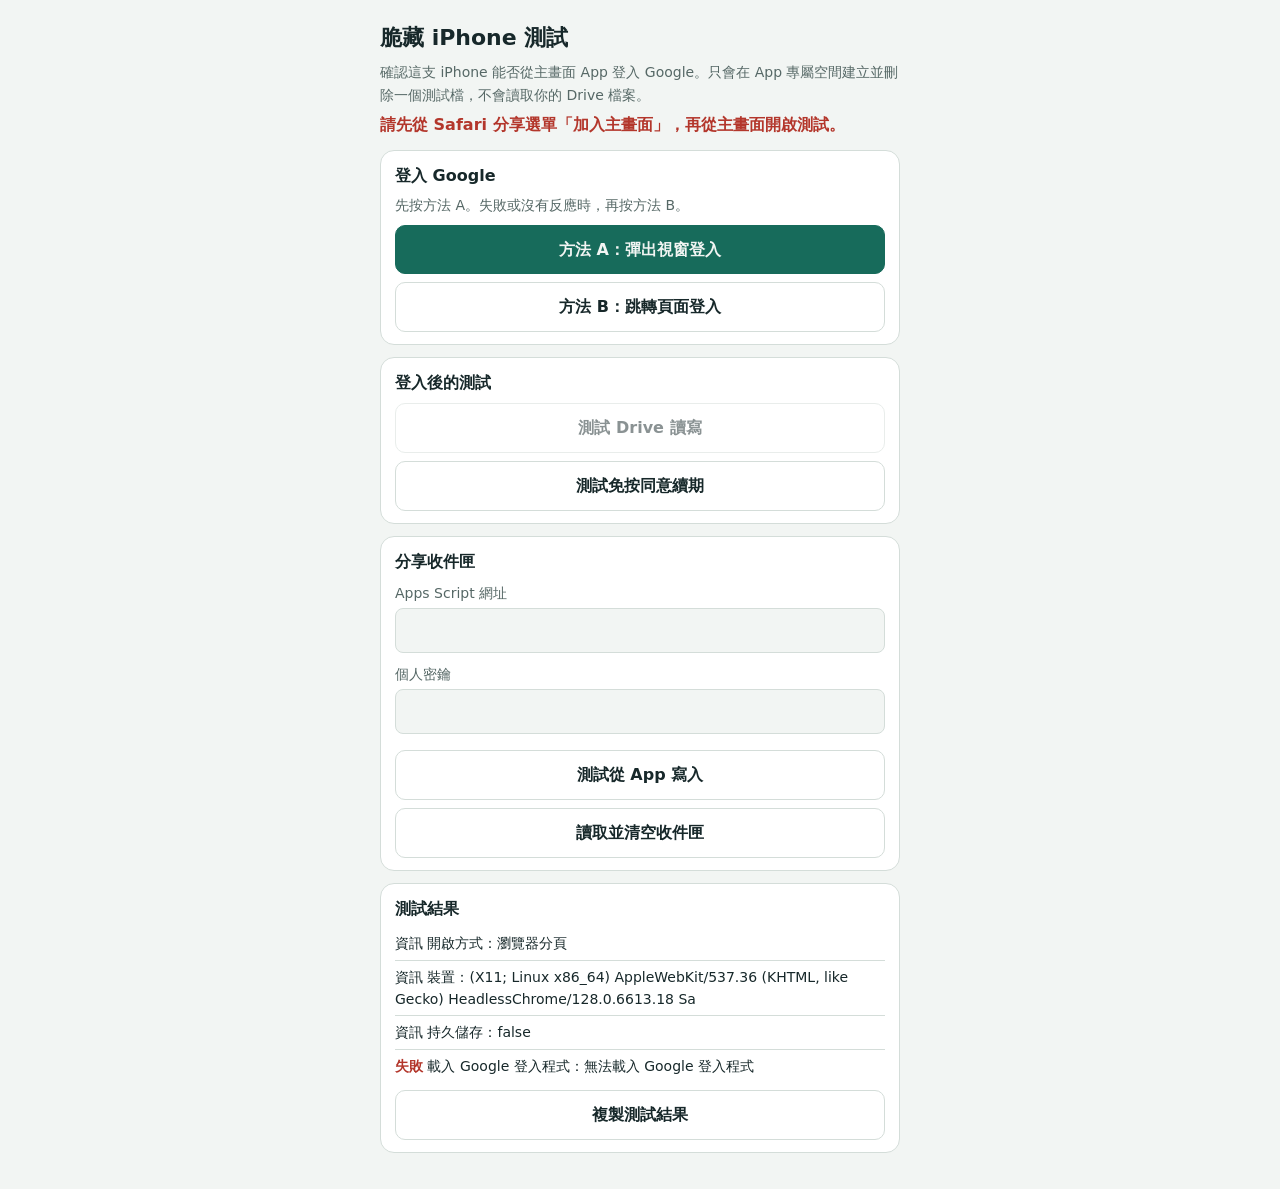
<file: index.html>
<!doctype html>
<html lang="zh-Hant">
<head>
<meta charset="utf-8">
<meta name="viewport" content="width=device-width, initial-scale=1, viewport-fit=cover">
<title>脆藏測試</title>
<meta name="referrer" content="no-referrer">
<meta http-equiv="Content-Security-Policy" content="default-src 'self'; script-src 'self' https://accounts.google.com/gsi/client; style-src 'self' 'unsafe-inline' https://accounts.google.com/gsi/style; connect-src https://www.googleapis.com https://accounts.google.com/gsi/ https://script.google.com https://script.googleusercontent.com; frame-src https://accounts.google.com/gsi/; img-src 'self'; base-uri 'none'; form-action 'none'">
<meta name="apple-mobile-web-app-capable" content="yes">
<meta name="apple-mobile-web-app-title" content="脆藏測試">
<link rel="manifest" href="manifest.webmanifest">
<link rel="apple-touch-icon" href="icon-180.png">
<style>
:root{--paper:#f2f5f3;--surface:#fff;--ink:#17282a;--muted:#566866;--line:#d4ddd9;--accent:#176b5b;--good:#176b5b;--bad:#b3362b;color-scheme:light dark}
@media (prefers-color-scheme:dark){:root{--paper:#101716;--surface:#18211f;--ink:#e3ebe8;--muted:#97a9a5;--line:#2b3835;--accent:#62c7ac;--good:#62c7ac;--bad:#f07a6c}}
*{box-sizing:border-box}
body{margin:0;background:var(--paper);color:var(--ink);font:16px/1.6 "PingFang TC","Microsoft JhengHei UI",system-ui,sans-serif;padding:max(16px,env(safe-area-inset-top)) 16px max(24px,env(safe-area-inset-bottom))}
main{max-width:520px;margin:auto}
h1{font-size:22px;margin:4px 0 2px}
p{margin:6px 0}
.muted{color:var(--muted);font-size:14px}
section{background:var(--surface);border:1px solid var(--line);border-radius:14px;padding:12px 14px;margin:12px 0}
h2{font-size:16px;margin:0 0 6px}
button{display:block;width:100%;margin:8px 0 0;padding:11px;border-radius:10px;border:1px solid var(--line);background:var(--surface);color:var(--ink);font:inherit;font-weight:600}
button.primary{background:var(--accent);border-color:var(--accent);color:var(--paper)}
button:disabled{opacity:.5}
ol#log{list-style:none;margin:0;padding:0;font-size:14px}
ol#log li{padding:5px 0;border-bottom:1px solid var(--line);overflow-wrap:anywhere}
ol#log li:last-child{border:0}
.ok{color:var(--good);font-weight:700}.ng{color:var(--bad);font-weight:700}
input{width:100%;padding:9px 10px;margin:2px 0 8px;border:1px solid var(--line);border-radius:8px;background:var(--paper);color:var(--ink);font:inherit}
#warn{color:var(--bad);font-weight:600}
</style>
</head>
<body>
<main>
  <h1>脆藏 iPhone 測試</h1>
  <p class="muted">確認這支 iPhone 能否從主畫面 App 登入 Google。只會在 App 專屬空間建立並刪除一個測試檔，不會讀取你的 Drive 檔案。</p>
  <p id="warn" hidden></p>
  <section>
    <h2>登入 Google</h2>
    <p class="muted">先按方法 A。失敗或沒有反應時，再按方法 B。</p>
    <button class="primary" id="popup">方法 A：彈出視窗登入</button>
    <button id="redirect">方法 B：跳轉頁面登入</button>
  </section>
  <section>
    <h2>登入後的測試</h2>
    <button id="drive" disabled>測試 Drive 讀寫</button>
    <button id="silent">測試免按同意續期</button>
  </section>
  <section>
    <h2>分享收件匣</h2>
    <label class="muted" for="inboxUrl">Apps Script 網址</label>
    <input id="inboxUrl" autocomplete="off" autocapitalize="none" spellcheck="false">
    <label class="muted" for="inboxSecret">個人密鑰</label>
    <input id="inboxSecret" autocomplete="off" autocapitalize="none" spellcheck="false">
    <button id="inboxAdd">測試從 App 寫入</button>
    <button id="inboxList">讀取並清空收件匣</button>
  </section>
  <section>
    <h2>測試結果</h2>
    <ol id="log"></ol>
    <button id="copy">複製測試結果</button>
  </section>
</main>
<script src="config.js"></script>
<script src="probe.js"></script>
</body>
</html>
</file>
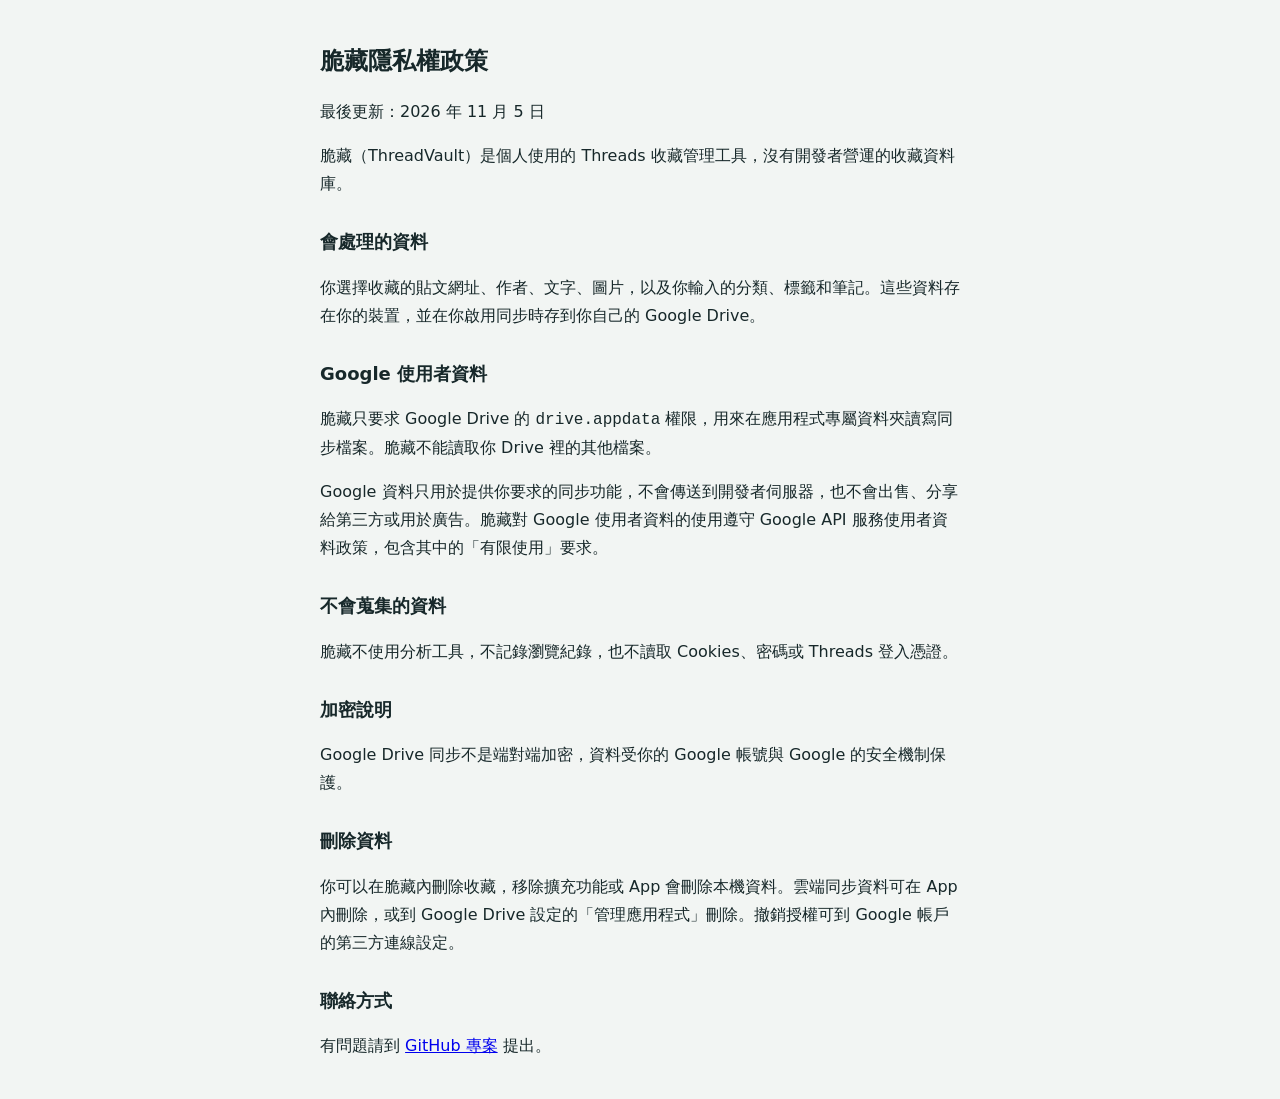
<file: privacy.html>
<!doctype html>
<html lang="zh-Hant">
<head>
<meta charset="utf-8">
<meta name="viewport" content="width=device-width, initial-scale=1">
<title>脆藏隱私權政策</title>
<style>
body{margin:0 auto;max-width:640px;padding:24px 16px;font:16px/1.75 "PingFang TC","Microsoft JhengHei UI",system-ui,sans-serif;color:#17282a;background:#f2f5f3}
@media (prefers-color-scheme:dark){body{color:#e3ebe8;background:#101716}}
h1{font-size:24px}h2{font-size:18px;margin-top:28px}
</style>
</head>
<body>
<h1>脆藏隱私權政策</h1>
<p>最後更新：2026 年 11 月 5 日</p>
<p>脆藏（ThreadVault）是個人使用的 Threads 收藏管理工具，沒有開發者營運的收藏資料庫。</p>
<h2>會處理的資料</h2>
<p>你選擇收藏的貼文網址、作者、文字、圖片，以及你輸入的分類、標籤和筆記。這些資料存在你的裝置，並在你啟用同步時存到你自己的 Google Drive。</p>
<h2>Google 使用者資料</h2>
<p>脆藏只要求 Google Drive 的 <code>drive.appdata</code> 權限，用來在應用程式專屬資料夾讀寫同步檔案。脆藏不能讀取你 Drive 裡的其他檔案。</p>
<p>Google 資料只用於提供你要求的同步功能，不會傳送到開發者伺服器，也不會出售、分享給第三方或用於廣告。脆藏對 Google 使用者資料的使用遵守 Google API 服務使用者資料政策，包含其中的「有限使用」要求。</p>
<h2>不會蒐集的資料</h2>
<p>脆藏不使用分析工具，不記錄瀏覽紀錄，也不讀取 Cookies、密碼或 Threads 登入憑證。</p>
<h2>加密說明</h2>
<p>Google Drive 同步不是端對端加密，資料受你的 Google 帳號與 Google 的安全機制保護。</p>
<h2>刪除資料</h2>
<p>你可以在脆藏內刪除收藏，移除擴充功能或 App 會刪除本機資料。雲端同步資料可在 App 內刪除，或到 Google Drive 設定的「管理應用程式」刪除。撤銷授權可到 Google 帳戶的第三方連線設定。</p>
<h2>聯絡方式</h2>
<p>有問題請到 <a href="https://github.com/kaifazhelmc/threadvault-probe/issues">GitHub 專案</a> 提出。</p>
</body>
</html>
</file>
